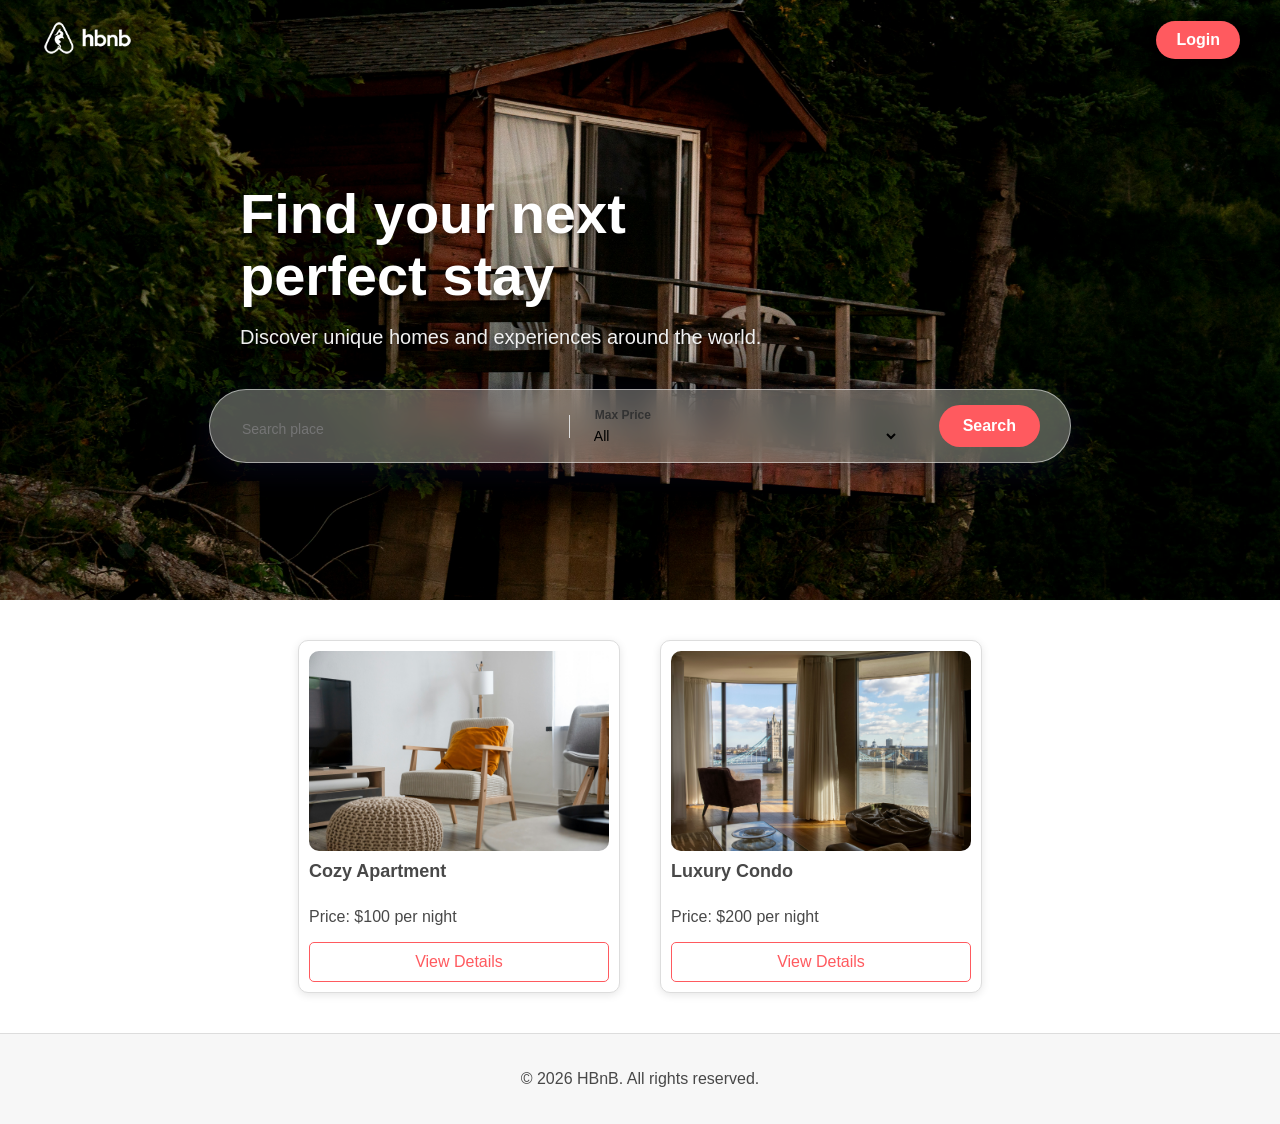
<file: part4/index.html>
<!DOCTYPE html>
<html lang="en">
<head>
    <meta charset="UTF-8">
    <meta name="viewport" content="width=device-width, initial-scale=1.0">
    <title>Hbnb Home</title>
    <link rel="stylesheet" href="styles.css">
    <link rel="icon" href="/part4/images/icon.png">
</head>
<body>
    <header>
        <a href="index.html">
            <img src="/part4/images/logo-white.png" alt="Hbnb logo" class="logo">
        </a>

        <nav>
            <a href="login.html" class="login-button" id="login-link">Login</a>
        </nav>
    </header>
    <section class="hero">
            <div class="hero-content">
                <div class="hero-text">
                    <h1>Find your next<br>perfect stay</h1>
                    <p>Discover unique homes and experiences around the world.</p>
                </div>
            </div>

            <div class="toolbar">
                <div class="search-group">
                    <label for="search-location"></label>
                    <input type="text" id="search-location" placeholder="Search place">
                </div>
                
                <div class="filter-group">
                    <label for="price-filter">Max Price</label>
                    <select id="price-filter">
                        <option value="all">All</option>
                        <option value="10">Under $10</option>
                        <option value="50">Under $50</option>
                        <option value="100">Under $100</option>
                    </select>
                </div>

                <button class="search-button">Search</button>
            </div>
        </section>
    <main>
        <section id="places-list">
            <div class="place-card">
                <img src="images/place1.jpg" alt="Cozy Apartment">
                <h2>Cozy Apartment</h2>
                <p>Price: $100 per night</p>
                <a href="place.html" class="details-button">View Details</a>
            </div>
            <div class="place-card">
                <img src="images/place2.jpg" alt="Luxury Condo">
                <h2>Luxury Condo</h2>
                <p>Price: $200 per night</p>
                <a href="place.html" class="details-button">View Details</a>
            </div>
            </div>
        </section>
    </main>
    <footer>
        <p>© 2026 HBnB. All rights reserved.</p>
    </footer>
     <script src="scripts.js"></script>
</body>
</html>
</file>
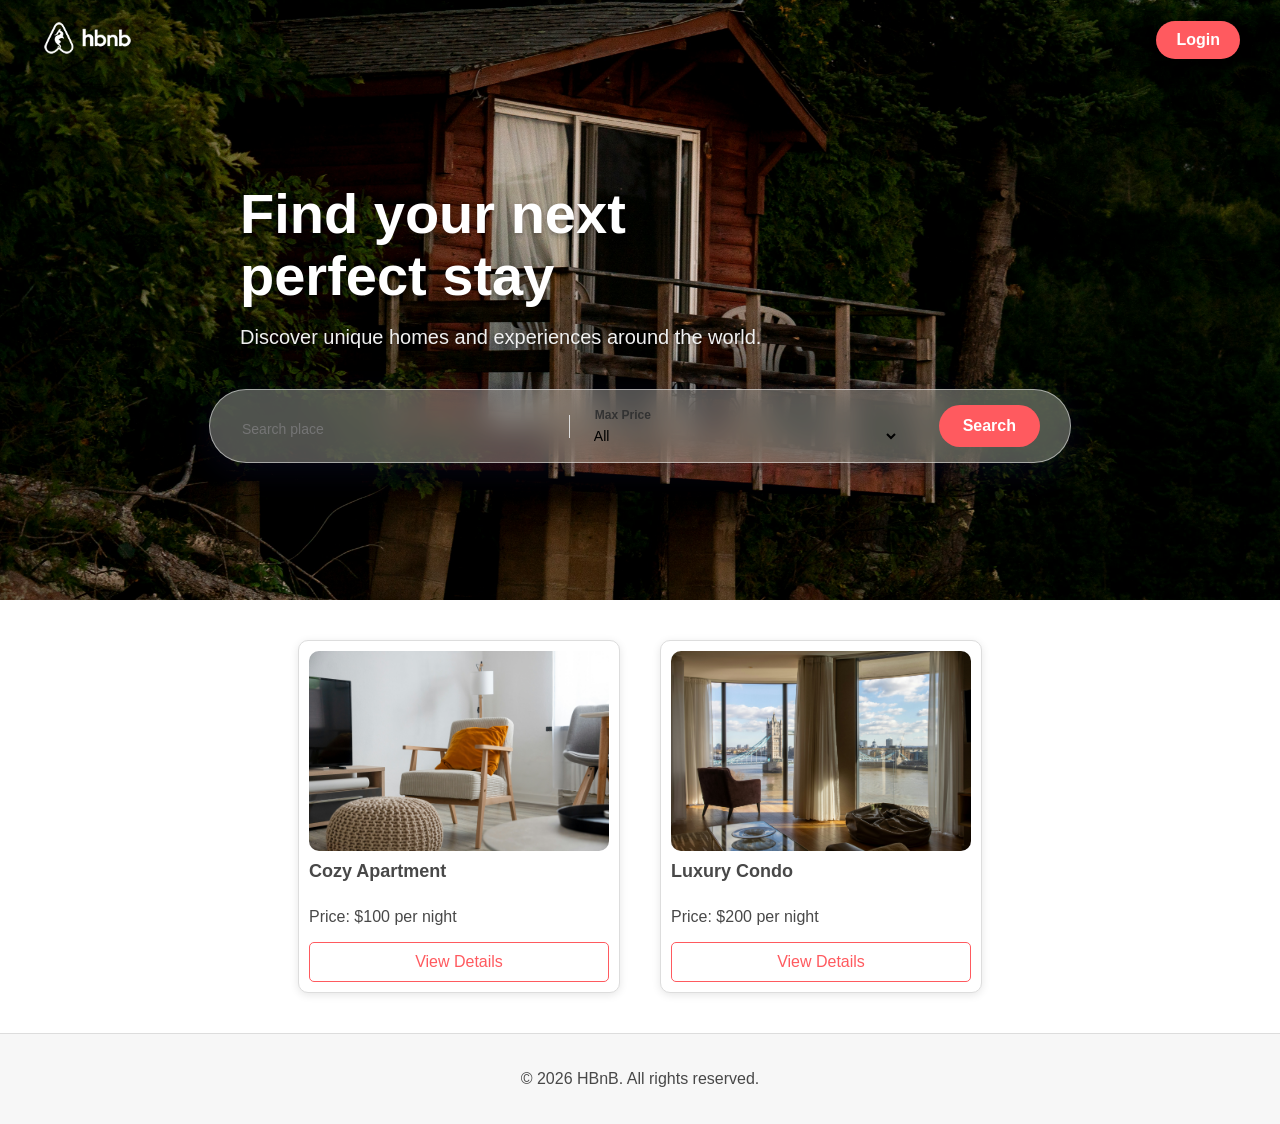
<file: part4/add_review.html>
<!DOCTYPE html>
<html lang="en">
<head>
    <meta charset="UTF-8">
    <meta name="viewport" content="width=device-width, initial-scale=1.0">
    <title>Add Review</title>
    <link rel="stylesheet" href="styles.css">
    <link rel="icon" href="images/icon.png">
</head>
<body>
    <header>
        <a href="index.html">
            <img src="images/logo.png" alt="HBnB Logo" class="logo">
        </a>
    </header>

    <main class="main-centered">
        <form id="review-form" class="form">
            <h2>Write a Review</h2>
            
            <label for="review-text">Your Review</label>
            <textarea id="review-text" name="text" rows="5" required placeholder="Share your experience..."></textarea>
            
            <button type="submit" class="submit-button">Submit Review</button>
        </form>
    </main>

    <footer>
        <p>© 2026 HBnB. All rights reserved.</p>
    </footer>
    <script src="scripts.js"></script>
</body>
</html>
</file>
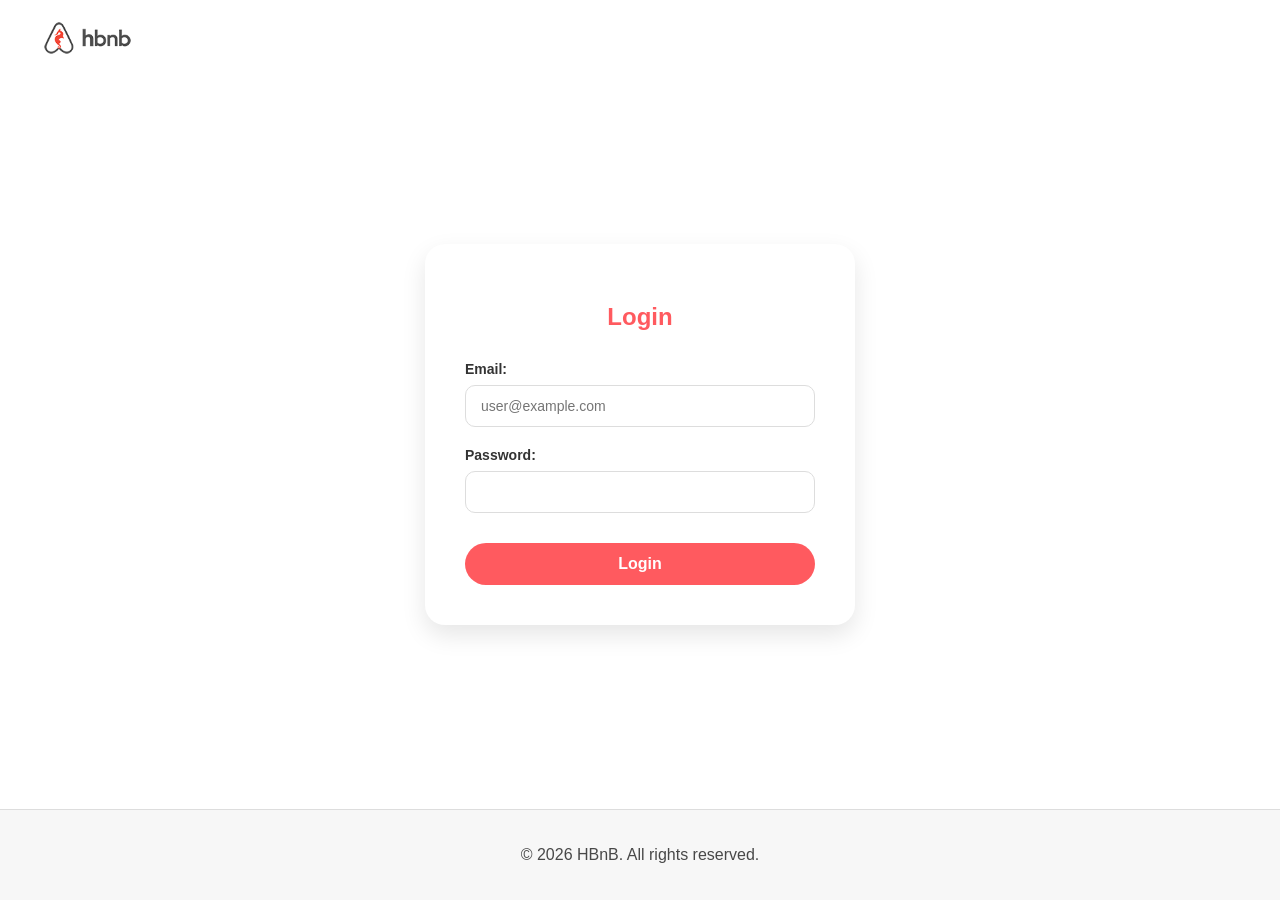
<file: part4/login.html>
<!DOCTYPE html>
<html lang="en">
<head>
    <meta charset="UTF-8">
    <meta name="viewport" content="width=device-width, initial-scale=1.0">
    <title>Login</title>
    <link rel="stylesheet" href="styles.css">
    <link rel="icon" href="/part4/images/icon.png">
</head>
<body>
    <header>
        <a href="index.html">
            <img src="/part4/images/logo.png" alt="Hbnb logo" class="logo">
        </a>
    </header>
    <main class="main-centered">
        <form action="index.html" id="login-form">
            <h2>Login</h2>
            <label for="email">Email:</label>
            <input type="email" id="email" name="email" required placeholder="user@example.com">
            
            <label for="password">Password:</label>
            <input type="password" id="password" name="password" required>
            
            <button type="submit" class="submit-button">Login</button>
        </form>
    </main>
    <footer>
        <p>© 2026 HBnB. All rights reserved.</p>
    </footer>
    <script src="scripts.js"></script>
</body>
</html>
</file>
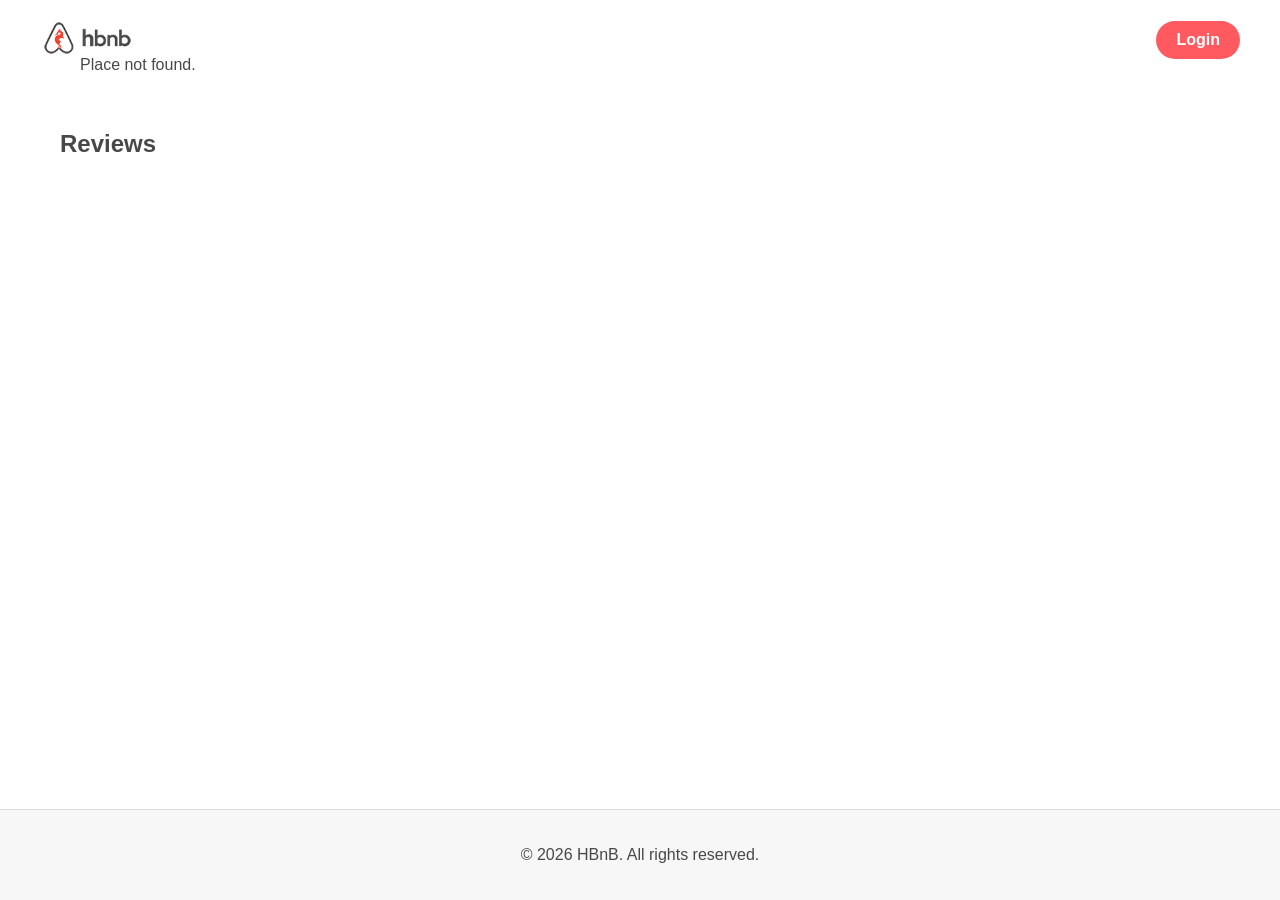
<file: part4/place.html>
<!DOCTYPE html>
<html lang="en">
<head>
    <meta charset="UTF-8">
    <meta name="viewport" content="width=device-width, initial-scale=1.0">
    <title>Place Details</title>
    <link rel="stylesheet" href="styles.css">
    <link rel="icon" href="images/icon.png">
</head>
<body>
    <header>
        <a href="index.html">
            <img src="images/logo.png" alt="HBnB Logo" class="logo">
        </a>
        <nav>
            <a href="login.html" class="login-button" id="login-link">Login</a>
        </nav>
    </header>

    <main>
        <div id="place-details" class="place-details">
            <p style="text-align:center; margin-top:50px;">Loading place details...</p>
        </div>

        <section id="reviews">
            <h2>Reviews</h2>
            
            <a id="add-review-btn" href="#" class="login-button" style="display:none; width: fit-content; margin-bottom: 20px;">Add a Review</a>

            <div id="reviews-list"></div>
        </section>
    </main>

    <footer>
        <p>© 2026 HBnB. All rights reserved.</p>
    </footer>
    <script src="scripts.js"></script>
</body>
</html>
</file>
<file: part4/styles.css>
/* --- flexible parameters (Color & Font) --- */
:root {
    --primary-color: #FF5A5F; 
    --text-color: #484848;
    --bg-color: #ffffff;
    --card-border: #dddddd;
    --font-family: 'Circular', -apple-system, BlinkMacSystemFont, Roboto, sans-serif;
}

body {
    font-family: var(--font-family);
    color: var(--text-color);
    margin: 0;
    padding: 0;
    display: flex;
    flex-direction: column;
    min-height: 100vh;
}

a {
    text-decoration: none;
    color: inherit;
}

/* --- Header & Navigation --- */
header {
    position: absolute; 
    top: 0;
    left: 0;
    width: 100%;
    z-index: 1000; 
    box-sizing: border-box; 
    display: flex;
    justify-content: space-between;
    align-items: center;
    padding: 0 40px;
    height: 80px; 
    
}

.logo {
    height: 40px; 
}

nav ul {
    list-style: none;
    display: flex;
    gap: 20px;
}

.login-button {
    background-color: var(--primary-color);
    color: white;
    padding: 10px 20px;
    border-radius: 20px;
    font-weight: bold;
    transition: background-color 0.3s;
}

.login-button:hover {
    background-color: #e00007;
}

/* --- Hero Section --- */
.hero {
width: 100%;
    margin: 0;
    padding: 0;
    
 
    display: flex;
    flex-direction: column;
    align-items: center;
    justify-content: center;
    

    min-height: 600px;
    background-image: url('images/hero_image.jpg');
    background-size: cover;
    background-position: center;
    color: white;
}

.hero-content {
    display: flex;
    align-items: last baseline;
    justify-content: space-between;
    max-width: 1000px;
    width: 100%;
    margin-bottom: 40px;
    gap: 40px;
}
.hero-content {
    text-align: left; 
    max-width: 800px;
    margin-bottom: 60px; 
    z-index: 1; 
}

.hero-text h1 {
    font-size: 56px;
    margin-bottom: 20px;
    color: white;
    line-height: 1.1;
    text-shadow: 0 2px 5px rgba(0,0,0,0.3);
}

.hero-text p {
    font-size: 20px;
    color: #f0f0f0;
    text-shadow: 0 1px 3px rgba(0,0,0,0.3);
}

/* --- Search Toolbar --- */
.toolbar {
    background: rgba(255, 255, 255, 0.3); 
    backdrop-filter: blur(15px);
    -webkit-backdrop-filter: blur(15px);
    border: 1px solid rgba(255, 255, 255, 0.5);
    
    padding: 15px 30px;
    border-radius: 50px;
    box-shadow: 0 8px 32px 0 rgba(31, 38, 135, 0.15);
    display: flex;
    align-items: center;
    gap: 20px;
    max-width: 800px;
    width: 90%;
    margin-top: -40px; 
    z-index: 10;
}

/* Toolbar Inputs */
.search-group, .filter-group {
    display: flex;
    flex-direction: column;
    flex: 1;
    border-right: 1px solid #ddd;
    padding-right: 20px;
}

.filter-group {
    border-right: none;
}

.toolbar label {
    color: #333;
    font-size: 12px;
    font-weight: bold;
    margin-bottom: 5px;
    margin-left: 5px;
}

.toolbar input, .toolbar select {
    color: #000;
    background: transparent;
    border: none;
    outline: none;
    font-size: 14px;
    width: 100%;
}

/* Search Button */
.toolbar .search-button {
    background-color: var(--primary-color);
    color: white;
    border: none;
    padding: 12px 24px;
    border-radius: 30px;
    font-weight: bold;
    cursor: pointer;
    font-size: 16px;
    transition: transform 0.2s;
}

.toolbar .search-button:hover {
    transform: scale(1.05);
    background-color: #e00007;
}


@media (max-width: 768px) {
    .hero-content {
        flex-direction: column;
        text-align: center;
    }

    .toolbar {
        flex-direction: column;
        border-radius: 20px;
        margin-top: 0;
        width: 100%;
        gap: 15px;
    }

    .search-group, .filter-group {
        width: 100%;
        border-right: none;
        border-bottom: 1px solid #ddd;
        padding-bottom: 10px;
    }

    .toolbar .search-button {
        width: 100%;
    }
}

/* --- Main Content Area --- */
main {
    flex: 1;
    padding: 20px;
    max-width: 1200px;
    margin: 0 auto;
    width: 100%;
    box-sizing: border-box;
}

/* --- Footer --- */
footer {
    text-align: center;
    padding: 20px;
    border-top: 1px solid var(--card-border);
    background-color: #f7f7f7;
    margin-top: auto;
}

/* --- Cards --- */
.place-card, .review-card {
    margin: 20px;
    padding: 10px;
    border: 1px solid #ddd;
    border-radius: 10px;
    
    display: flex;
    flex-direction: column;
    box-shadow: 0 2px 8px rgba(0,0,0,0.1);
    background-color: white;
}

/* --- Index Page (List of Places) --- */
#places-list {
    display: flex;
    flex-wrap: wrap;
    justify-content: center;
}

.place-card {
    width: 300px; 
}

.place-card img {
    width: 100%;
    border-radius: 10px;
    height: 200px;
    object-fit: cover;
}

.place-card h2 {
    font-size: 18px;
    margin: 10px 0;
}

.details-button {
    margin-top: auto;
    background-color: white;
    border: 1px solid var(--primary-color);
    color: var(--primary-color);
    padding: 10px;
    border-radius: 5px;
    text-align: center;
    cursor: pointer;
}

.details-button:hover {
    background-color: var(--primary-color);
    color: white;
}

/* --- Place Details Page --- */
.place-details {
    padding: 20px;
}

.place-info {
    margin-bottom: 30px;
    
}

.place-info img {
    width: 100%;
    max-height: 400px;
    object-fit: cover;
    border-radius: 10px;
}

.place-info h1 {
    margin-top: 2cm;
}

/* --- Reviews --- */
.review-card {
    background-color: #fafafa;
}

.review-card h3 {
    margin: 0 0 5px 0;
    font-size: 16px;
}

/* --- Forms (Login & Add Review) --- */
.form {
    max-width: 400px;
    margin: 40px auto;
    padding: 20px;
    border: 1px solid var(--card-border);
    border-radius: 10px;
    box-shadow: 0 4px 12px rgba(0,0,0,0.1);
}

.form label {
    display: block;
    margin-bottom: 5px;
    font-weight: bold;
}

.form input, .form textarea, .form select {
    width: 100%;
    padding: 10px;
    margin-bottom: 20px;
    border: 1px solid #ccc;
    border-radius: 5px;
    box-sizing: border-box;
}

.submit-button {
    width: 100%;
    background-color: var(--primary-color);
    color: white;
    padding: 12px;
    border: none;
    border-radius: 5px;
    font-size: 16px;
    cursor: pointer;
}

/* ---Login --- */

.main-centered {
    display: flex;
    justify-content: center;
    align-items: center;
    min-height: 85vh; 
    padding-top: 80px; 
}

#login-form {
    background-color: white;
    padding: 40px;
    width: 100%;
    max-width: 350px; 
    
    border-radius: 20px;
    box-shadow: 0 10px 25px rgba(0,0,0,0.1); 
    
    display: flex;
    flex-direction: column;
}

#login-form h2 {
    text-align: center;
    margin-bottom: 30px;
    color: var(--primary-color);
}

#login-form label {
    font-weight: bold;
    font-size: 14px;
    margin-bottom: 8px;
    color: #333;
}

#login-form input {
    padding: 12px 15px;
    margin-bottom: 20px; 
    border: 1px solid #ddd;
    border-radius: 10px; 
    font-size: 14px;
    outline: none;
    transition: border-color 0.3s;
}

#login-form input:focus {
    border-color: var(--primary-color);
}

.submit-button {
    background-color: var(--primary-color);
    color: white;
    font-weight: bold;
    border: none;
    cursor: pointer;
        border-radius: 50px; 
    
    padding: 12px; 
    
    font-size: 16px;
    
    margin-top: 10px;
    transition: transform 0.2s, background-color 0.2s;
}

.submit-button:hover {
    background-color: #e00007;
    transform: scale(1.02);
}
</file>
